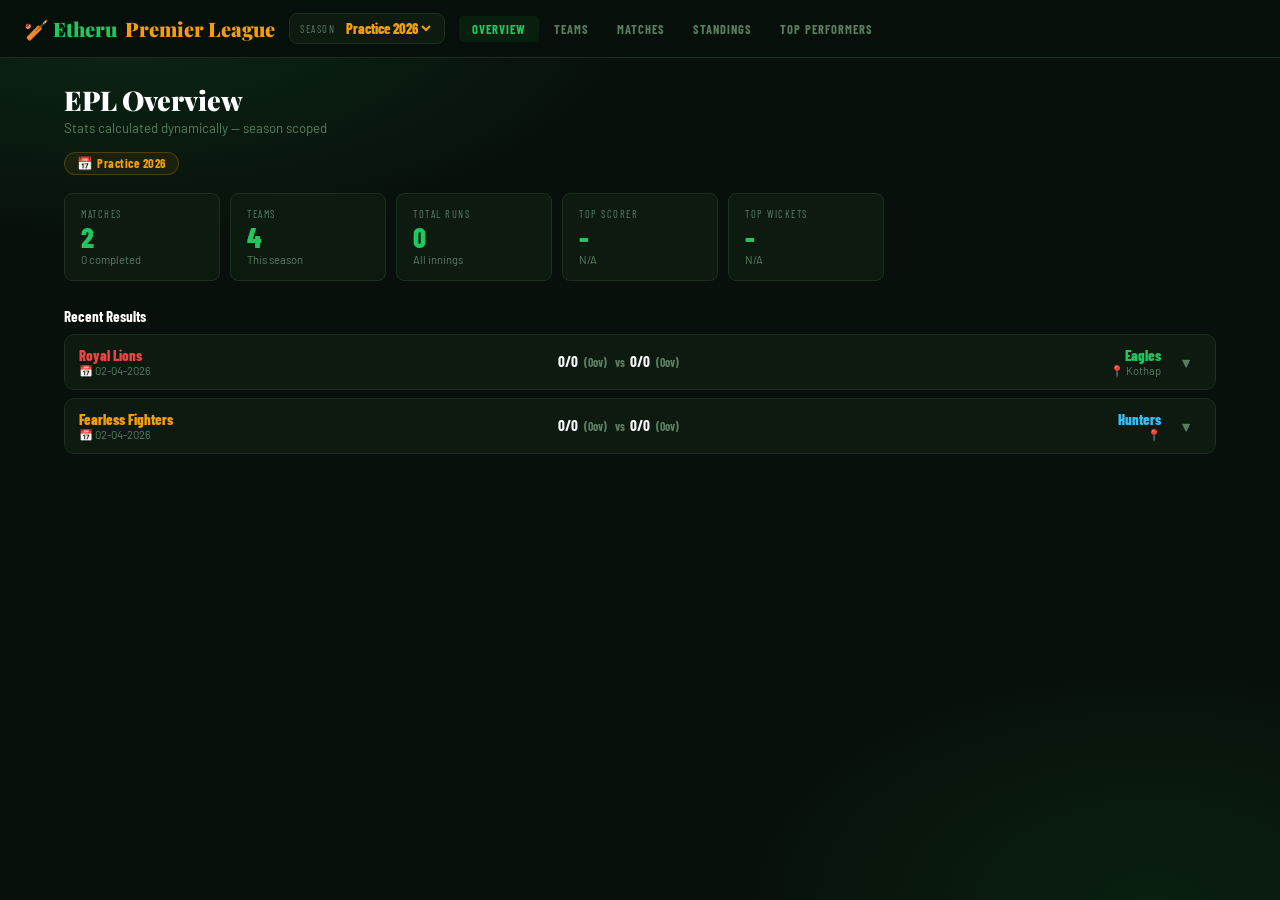
<file: epl.html>
<!doctype html>
<html lang="en">
  <head>
    <meta charset="UTF-8" />
    <meta name="viewport" content="width=device-width, initial-scale=1.0" />
    <title>EPL</title>
    <link
      href="https://fonts.googleapis.com/css2?family=Playfair+Display:wght@700;900&family=Barlow+Condensed:wght@400;600;700;800&family=Barlow:wght@400;500;600&display=swap"
      rel="stylesheet"
    />
    <link rel="stylesheet" href="web.css" />
  </head>
  <body>
    <header>
      <div class="logo">🏏 Etheru <em> Premier League</em></div>
      <div class="sel-wrap">
        <span class="sel-label">Season</span>
        <select id="season-select"></select>
      </div>
        <nav>
          <button class="nav-btn active" onclick="showPanel('overview')">
            Overview
          </button>
          <button class="nav-btn" onclick="showPanel('teams')">Teams</button>
                    <button class="nav-btn" onclick="showPanel('matches')">
            Matches
          </button>
          <button class="nav-btn" onclick="showPanel('standings')">
            Standings
          </button>
          <button class="nav-btn" onclick="showPanel('performers')">
            Top Performers
          </button>
        </nav>
  
    </header>

    <main>
      <div id="loading-state">
        <div class="spinner"></div>
        <div style="color: var(--muted); font-size: 0.88rem">
          Loading EPL data…
        </div>
      </div>
      <div id="error-state">
        <h2
          style="
            font-family: &quot;Playfair Display&quot;, serif;
            font-size: 1.4rem;
            margin-bottom: 0.5rem;
          "
        >
          ⚠️ Could not load data
        </h2>
        <p
          id="error-msg"
          style="color: var(--muted); font-size: 0.88rem; margin-top: 0.4rem"
        ></p>
        <p style="margin-top: 0.5rem; font-size: 0.78rem; color: var(--muted)">
          Using demo data as fallback.
        </p>
      </div>
      <div id="app" style="display: none">
        <div id="panel-overview" class="panel active">
          <div class="ptitle">EPL Overview</div>
          <div class="psub">Stats calculated dynamically — season scoped</div>
          <div id="ov-badge" class="s-badge"></div>
          <div id="ov-cards" class="ov-grid"></div>
          <div
            style="
              font-family: &quot;Barlow Condensed&quot;, sans-serif;
              font-weight: 700;
              font-size: 0.95rem;
              color: var(--white);
              margin-bottom: 0.6rem;
            "
          >
            Recent Results
          </div>
          <div id="ov-matches" class="ml"></div>
        </div>
        <div id="panel-standings" class="panel">
          <div class="ptitle">Points Table</div>
          <div class="psub">Click a team to expand player stats</div>
          <div id="st-badge" class="s-badge"></div>
          <div class="table-wrap">
            <table>
              <thead>
                <tr>
                  <th>#</th>
                  <th>Team</th>
                  <th class="c">P</th>
                  <th class="c">W</th>
                  <th class="c">L</th>
                  <th class="c">NR</th>
                  <th class="c">Pts</th>
                  <th class="c">NRR</th>
                  <th>Form</th>
                </tr>
              </thead>
              <tbody id="st-body"></tbody>
            </table>
          </div>
        </div>
        <div id="panel-matches" class="panel">
          <div class="ptitle">Matches</div>
          <div class="psub">Click a match to expand the full scorecard</div>
          <div id="ma-badge" class="s-badge"></div>
          <div id="ma-list" class="ml"></div>
        </div>
        <div id="panel-performers" class="panel">
          <div class="ptitle">Top Performers</div>
          <div class="psub">
            Season rankings auto-calculated from match data
          </div>
          <div id="pf-badge" class="s-badge"></div>
          <div id="pf-grid" class="pg"></div>
        </div>
        <div id="panel-teams" class="panel">
          <div class="ptitle">Teams</div>
          <div class="psub">Season rosters and aggregated stats</div>
          <div id="tm-badge" class="s-badge"></div>
          <div id="tm-list"></div>
        </div>
      </div>
    </main>

    <script>
      var LEAGUE = null;
      var CUR = null; // current season

      var COLORS = [
        "#22c55e",
        "#f59e0b",
        "#38bdf8",
        "#ef4444",
        "#a78bfa",
        "#fb923c",
        "#34d399",
        "#e879f9",
      ];
      var colorMap = {};
      function tc(name) {
        if (!colorMap[name])
          colorMap[name] = COLORS[Object.keys(colorMap).length % COLORS.length];
        return colorMap[name];
      }

      // ── FETCH ────────────────────────────────────────────────────
      async function loadData() {
        try {
          var r = await fetch("league.json");
          if (!r.ok) throw new Error("HTTP " + r.status);
          LEAGUE = await r.json();
        } catch (e) {
          document.getElementById("error-msg").textContent = e.message;
          document.getElementById("error-state").style.display = "block";
          // LEAGUE = sampleData();
        }
        init();
      }

      function init() {
        document.getElementById("loading-state").style.display = "none";
        document.getElementById("app").style.display = "block";

        // assign colors
        var names = {};
        LEAGUE.seasons.forEach(function (s) {
          s.matches.forEach(function (m) {
            names[m.team1] = 1;
            names[m.team2] = 1;
          });
        });
        Object.keys(names)
          .sort()
          .forEach(function (n) {
            tc(n);
          });

        // populate season dropdown — latest first
        var sel = document.getElementById("season-select");
        sel.innerHTML = "";
        var seasons = LEAGUE.seasons.slice().reverse();
        seasons.forEach(function (s, i) {
          var o = document.createElement("option");
          o.value = s.id;
          o.textContent = s.name;
          if (i === 0) o.selected = true;
          sel.appendChild(o);
        });
        sel.onchange = function () {
          CUR = LEAGUE.seasons.find(function (s) {
            return s.id === sel.value;
          });
          renderAll();
        };

        CUR = seasons[0]; // latest
        renderAll();
      }

      function renderAll() {
        renderOverview();
        renderStandings();
        renderMatches();
        renderPerformers();
        renderTeams();
      }

      // ── NAVIGATION ───────────────────────────────────────────────
      function showPanel(id) {
        document.querySelectorAll(".panel").forEach(function (p) {
          p.classList.remove("active");
        });
        document.querySelectorAll(".nav-btn").forEach(function (b) {
          b.classList.remove("active");
        });
        document.getElementById("panel-" + id).classList.add("active");
        document
          .querySelector(".nav-btn[onclick=\"showPanel('" + id + "')\"]")
          .classList.add("active");
      }

      function badge(id) {
        document.getElementById(id).textContent = "📅 " + CUR.name;
      }

      // ── ENGINE ───────────────────────────────────────────────────
      function SM() {
        return CUR.matches || [];
      }

      function seasonTeams() {
        var s = {};
        SM().forEach(function (m) {
          s[m.team1] = 1;
          s[m.team2] = 1;
        });
        return Object.keys(s).sort();
      }

      function playersForTeam(team) {
        var s = {};
        SM().forEach(function (m) {
          m.innings.forEach(function (inn) {
            if (inn.battingTeam === team) {
              inn.batting.forEach(function (b) {
                s[b.name] = 1;
              });
            } else {
              inn.bowling.forEach(function (b) {
                s[b.name] = 1;
              });
              (inn.fielding || []).forEach(function (f) {
                s[f.name] = 1;
              });
            }
          });
        });
        return Object.keys(s);
      }

      function batStats(name) {
        var inns = 0,
          runs = 0,
          balls = 0,
          fours = 0,
          sixes = 0,
          hs = 0,
          no = 0,
          f50 = 0,
          f100 = 0;
        SM().forEach(function (m) {
          m.innings.forEach(function (inn) {
            inn.batting.forEach(function (b) {
              if (b.name !== name) return;
              inns++;
              runs += b.runs;
              balls += b.balls;
              fours += b.fours;
              sixes += b.sixes;
              if (b.runs > hs) hs = b.runs;
              if (b.out === "not out") no++;
              if (b.runs >= 100) f100++;
              else if (b.runs >= 50) f50++;
            });
          });
        });
        var d = inns - no;
        return {
          inns: inns,
          runs: runs,
          balls: balls,
          fours: fours,
          sixes: sixes,
          hs: hs,
          f50: f50,
          f100: f100,
          avg: d > 0 ? (runs / d).toFixed(1) : runs > 0 ? "N/O" : "-",
          sr: balls > 0 ? ((runs / balls) * 100).toFixed(1) : "-",
        };
      }

      function bowlStats(name) {
        var inns = 0,
          ov = 0,
          runs = 0,
          wkts = 0,
          mai = 0,
          bW = 0,
          bR = 9999;
        SM().forEach(function (m) {
          m.innings.forEach(function (inn) {
            inn.bowling.forEach(function (b) {
              if (b.name !== name) return;
              inns++;
              ov += b.overs;
              runs += b.runs;
              wkts += b.wickets;
              mai += b.maidens;
              if (b.wickets > bW || (b.wickets === bW && b.runs < bR)) {
                bW = b.wickets;
                bR = b.runs;
              }
            });
          });
        });
        return {
          inns: inns,
          overs: ov.toFixed(1),
          runs: runs,
          wkts: wkts,
          maidens: mai,
          eco: ov > 0 ? (runs / ov).toFixed(2) : "-",
          avg: wkts > 0 ? (runs / wkts).toFixed(1) : "-",
          best: bW > 0 ? bW + "/" + bR : "-",
        };
      }

      function fldStats(name) {
        var c = 0,
          r = 0;
        SM().forEach(function (m) {
          m.innings.forEach(function (inn) {
            (inn.fielding || []).forEach(function (f) {
              if (f.name !== name) return;
              c += f.catches;
              r += f.runouts;
            });
          });
        });
        return { catches: c, runouts: r, total: c + r };
      }

      function standings() {
        var T = {};
        seasonTeams().forEach(function (t) {
          T[t] = {
            name: t,
            p: 0,
            w: 0,
            l: 0,
            nr: 0,
            pts: 0,
            rf: 0,
            ra: 0,
            of: 0,
            oa: 0,
            form: [],
          };
        });
        SM().forEach(function (m) {
          var t1 = T[m.team1],
            t2 = T[m.team2];
          if (!t1 || !t2) return;
          t1.p++;
          t2.p++;
          if (!m.winner) {
            t1.nr++;
            t2.nr++;
            t1.pts++;
            t2.pts++;
            t1.form.push("N");
            t2.form.push("N");
          } else if (m.winner === m.team1) {
            t1.w++;
            t1.pts += 2;
            t1.form.push("W");
            t2.l++;
            t2.form.push("L");
          } else {
            t2.w++;
            t2.pts += 2;
            t2.form.push("W");
            t1.l++;
            t1.form.push("L");
          }
          m.innings.forEach(function (inn) {
            var ov = inn.overs || 20;
            if (inn.battingTeam === m.team1) {
              t1.rf += inn.total;
              t1.of += ov;
              t2.ra += inn.total;
              t2.oa += ov;
            } else {
              t2.rf += inn.total;
              t2.of += ov;
              t1.ra += inn.total;
              t1.oa += ov;
            }
          });
        });
        return Object.values(T)
          .map(function (t) {
            var nrr =
              t.of > 0 && t.oa > 0
                ? (t.rf / t.of - t.ra / t.oa).toFixed(3)
                : "0.000";
            return Object.assign({}, t, { nrr: nrr });
          })
          .sort(function (a, b) {
            return b.pts - a.pts || parseFloat(b.nrr) - parseFloat(a.nrr);
          });
      }

      function topPerformers() {
        var bat = {},
          bow = {},
          fld = {};
        SM().forEach(function (m) {
          m.innings.forEach(function (inn) {
            var bowTeam = inn.battingTeam === m.team1 ? m.team2 : m.team1;
            inn.batting.forEach(function (b) {
              if (!bat[b.name])
                bat[b.name] = {
                  name: b.name,
                  team: inn.battingTeam,
                  runs: 0,
                  sixes: 0,
                };
              bat[b.name].runs += b.runs;
              bat[b.name].sixes += b.sixes;
            });
            inn.bowling.forEach(function (b) {
              if (!bow[b.name])
                bow[b.name] = {
                  name: b.name,
                  team: bowTeam,
                  wkts: 0,
                  runs: 0,
                  overs: 0,
                  inns: 0,
                };
              bow[b.name].wkts += b.wickets;
              bow[b.name].runs += b.runs;
              bow[b.name].overs += b.overs;
              bow[b.name].inns++;
            });
            (inn.fielding || []).forEach(function (f) {
              if (!fld[f.name])
                fld[f.name] = {
                  name: f.name,
                  team: bowTeam,
                  catches: 0,
                  ro: 0,
                };
              fld[f.name].catches += f.catches;
              fld[f.name].ro += f.runouts;
            });
          });
        });
        function top5(arr, key, asc) {
          return arr
            .slice()
            .sort(function (a, b) {
              return asc
                ? parseFloat(a[key]) - parseFloat(b[key])
                : parseFloat(b[key]) - parseFloat(a[key]);
            })
            .slice(0, 5);
        }
        var ba = Object.values(bat);
        var bw = Object.values(bow).map(function (p) {
          return Object.assign({}, p, {
            eco: p.overs > 0 ? (p.runs / p.overs).toFixed(2) : "99",
          });
        });
        var fl = Object.values(fld).map(function (p) {
          return Object.assign({}, p, { total: p.catches + p.ro });
        });
        return {
          runs: top5(ba, "runs", false),
          sixes: top5(ba, "sixes", false),
          wkts: top5(bw, "wkts", false),
          eco: top5(
            bw.filter(function (p) {
              return p.inns >= 2;
            }),
            "eco",
            true,
          ),
          field: top5(fl, "total", false),
        };
      }

      // ── MATCH CARD (DOM-based, no innerHTML for click targets) ───
      function buildMatchCard(m) {
        var wrap = document.createElement("div");
        wrap.className = "mc";

        // ── Header ──
        var hdr = document.createElement("div");
        hdr.className = "mc-h";

        var lft = document.createElement("div");
        var lTeam = document.createElement("div");
        lTeam.className = "mc-team mc-l";
        lTeam.style.color = tc(m.team1);
        lTeam.textContent = m.team1;
        var lDate = document.createElement("div");
        lDate.className = "mc-meta";
        lDate.textContent = "📅 " + m.date;
        lft.appendChild(lTeam);
        lft.appendChild(lDate);

        var ctr = document.createElement("div");
        ctr.className = "mc-c";
        var scoresDiv = document.createElement("div");
        scoresDiv.className = "mc-scores";
        m.innings.forEach(function (inn, i) {
          if (i > 0) {
            var sep = document.createElement("small");
            sep.textContent = " vs ";
            scoresDiv.appendChild(sep);
          }
          scoresDiv.appendChild(
            document.createTextNode(inn.total + "/" + inn.wickets + " "),
          );
          var sm = document.createElement("small");
          sm.textContent = "(" + inn.overs + "ov)";
          scoresDiv.appendChild(sm);
        });
        var resDiv = document.createElement("div");
        resDiv.className = "mc-result";
        resDiv.textContent = m.result;
        ctr.appendChild(scoresDiv);
        ctr.appendChild(resDiv);

        var rgt = document.createElement("div");
        rgt.style.textAlign = "right";
        var rTeam = document.createElement("div");
        rTeam.className = "mc-team mc-r";
        rTeam.style.color = tc(m.team2);
        rTeam.textContent = m.team2;
        var rVenue = document.createElement("div");
        rVenue.className = "mc-meta";
        rVenue.textContent = "📍 " + (m.venue || "");
        rgt.appendChild(rTeam);
        rgt.appendChild(rVenue);

        var tog = document.createElement("div");
        tog.className = "mc-tog";
        tog.textContent = "▼";

        hdr.appendChild(lft);
        hdr.appendChild(ctr);
        hdr.appendChild(rgt);
        hdr.appendChild(tog);

        // ── Body ──
        var body = document.createElement("div");
        body.className = "mc-body";

        // ── Click handler — directly on hdr element ──
        hdr.addEventListener("click", function () {
          if (!body.hasChildNodes()) {
            body.appendChild(buildMatchBody(m));
          }
          var open = body.classList.toggle("open");
          tog.textContent = open ? "▲" : "▼";
        });

        wrap.appendChild(hdr);
        wrap.appendChild(body);
        return wrap;
      }

      function buildMatchBody(m) {
        var inner = document.createElement("div");
        inner.className = "mc-inner";

        if (!m.innings || !m.innings.length) {
          inner.innerHTML = '<div class="empty">No scorecard data</div>';
          return inner;
        }

        var tabBar = document.createElement("div");
        tabBar.className = "itabs";

        var allPanes = [];

        function activatePane(pane, btn) {
          allPanes.forEach(function (p) {
            p.classList.remove("active");
          });
          tabBar.querySelectorAll(".itab").forEach(function (b) {
            b.classList.remove("active");
          });
          pane.classList.add("active");
          btn.classList.add("active");
        }

        m.innings.forEach(function (inn, i) {
          var btn = document.createElement("button");
          btn.className = "itab" + (i === 0 ? " active" : "");
          btn.textContent = inn.battingTeam + " Inn " + (i + 1);

          var pane = document.createElement("div");
          pane.className = "itab-b" + (i === 0 ? " active" : "");
          pane.innerHTML = buildInningsHTML(inn);

          allPanes.push(pane);
          btn.addEventListener("click", function () {
            activatePane(pane, btn);
          });
          tabBar.appendChild(btn);
          inner.appendChild(pane);
        });

        // Highlights tab
        var hlBtn = document.createElement("button");
        hlBtn.className = "itab";
        hlBtn.textContent = "✨ Highlights";
        var hlPane = document.createElement("div");
        hlPane.className = "itab-b";
        hlPane.innerHTML = buildHighlightsHTML(m);
        allPanes.push(hlPane);
        hlBtn.addEventListener("click", function () {
          activatePane(hlPane, hlBtn);
        });
        tabBar.appendChild(hlBtn);
        inner.appendChild(hlPane);

        // Insert tabBar at the top
        inner.insertBefore(tabBar, inner.firstChild);
        return inner;
      }

      function buildInningsHTML(inn) {
        var h =
          '<div class="inn-h"><div class="inn-team">' +
          inn.battingTeam +
          "</div>" +
          '<div class="inn-total">' +
          inn.total +
          "/" +
          inn.wickets +
          " (" +
          inn.overs +
          " ov)</div></div>";

        h +=
          '<div class="subh">Batting</div><div class="mwrap"><table class="mt"><thead><tr>' +
          "<th>Batter</th><th>R</th><th>B</th><th>4s</th><th>6s</th><th>SR</th><th>Dismissal</th>" +
          "</tr></thead><tbody>";
        inn.batting.forEach(function (b) {
          var sr = b.balls > 0 ? ((b.runs / b.balls) * 100).toFixed(1) : "-";
          var no = b.out === "not out";
          h +=
            "<tr>" +
            "<td" +
            (no ? ' style="color:var(--green)"' : "") +
            ">" +
            b.name +
            (no ? " *" : "") +
            "</td>" +
            '<td style="font-weight:700;color:' +
            (b.runs >= 50 ? "var(--gold)" : "inherit") +
            '">' +
            b.runs +
            "</td>" +
            "<td>" +
            b.balls +
            "</td><td>" +
            b.fours +
            "</td><td>" +
            b.sixes +
            "</td><td>" +
            sr +
            "</td>" +
            '<td style="color:var(--muted);font-size:.74rem">' +
            b.out +
            "</td>" +
            "</tr>";
        });
        h += "</tbody></table></div>";

        h +=
          '<div class="subh">Bowling</div><div class="mwrap"><table class="mt"><thead><tr>' +
          "<th>Bowler</th><th>O</th><th>M</th><th>R</th><th>W</th><th>Eco</th>" +
          "</tr></thead><tbody>";
        inn.bowling.forEach(function (b) {
          h +=
            "<tr><td>" +
            b.name +
            "</td><td>" +
            b.overs +
            "</td><td>" +
            b.maidens +
            "</td>" +
            "<td>" +
            b.runs +
            "</td>" +
            '<td style="font-weight:700;color:' +
            (b.wickets >= 3 ? "var(--green)" : "inherit") +
            '">' +
            b.wickets +
            "</td>" +
            "<td>" +
            b.economy +
            "</td></tr>";
        });
        h += "</tbody></table></div>";

        if (inn.fielding && inn.fielding.length) {
          h +=
            '<div class="subh">Fielding</div><div class="mwrap"><table class="mt"><thead><tr>' +
            "<th>Fielder</th><th>Catches</th><th>Run Outs</th></tr></thead><tbody>";
          inn.fielding.forEach(function (f) {
            h +=
              "<tr><td>" +
              f.name +
              "</td><td>" +
              f.catches +
              "</td><td>" +
              f.runouts +
              "</td></tr>";
          });
          h += "</tbody></table></div>";
        }
        return h;
      }

      function buildHighlightsHTML(m) {
        var chips = [];
        m.innings.forEach(function (inn) {
          inn.batting.forEach(function (b) {
            if (b.runs >= 100)
              chips.push({
                g: true,
                t: "💯 Century",
                s: b.name + " — " + b.runs + " (" + b.balls + "b)",
              });
            else if (b.runs >= 50)
              chips.push({
                g: true,
                t: "⭐ Fifty",
                s: b.name + " — " + b.runs + " (" + b.balls + "b)",
              });
            if (b.sixes >= 3)
              chips.push({
                g: false,
                t: "💥 " + b.sixes + " Sixes",
                s: b.name,
              });
          });
          inn.bowling.forEach(function (b) {
            if (b.wickets >= 3)
              chips.push({
                g: true,
                t: "🎯 " + b.wickets + "-for",
                s: b.name + " " + b.wickets + "/" + b.runs,
              });
            if (b.maidens >= 1)
              chips.push({ g: false, t: "🔒 Maiden", s: b.name });
          });
        });
        if (!chips.length) chips.push({ g: false, t: "Result", s: m.result });
        var h = '<div class="subh">Match Highlights</div><div class="hlg">';
        chips.forEach(function (c) {
          h +=
            '<div class="chip' +
            (c.g ? " gold" : "") +
            '"><strong>' +
            c.t +
            ":</strong> " +
            c.s +
            "</div>";
        });
        h +=
          '</div><div style="color:var(--muted);font-size:.78rem">' +
          '🏟️ <strong style="color:var(--text)">' +
          (m.venue || "—") +
          "</strong> &nbsp;|&nbsp; " +
          '🎲 Toss: <strong style="color:var(--text)">' +
          (m.toss || "—") +
          "</strong> elected to " +
          '<strong style="color:var(--text)">' +
          (m.elected || "—") +
          "</strong></div>";
        return h;
      }

      // ── RENDER OVERVIEW ──────────────────────────────────────────
      function renderOverview() {
        badge("ov-badge");
        var ms = SM();
        var done = ms.filter(function (m) {
          return m.winner;
        });
        var runs = ms.reduce(function (a, m) {
          return (
            a +
            m.innings.reduce(function (b, i) {
              return b + i.total;
            }, 0)
          );
        }, 0);
        var pf = topPerformers();
        var cards = [
          { l: "Matches", v: ms.length, s: done.length + " completed" },
          { l: "Teams", v: seasonTeams().length, s: "This season" },
          { l: "Total Runs", v: runs.toLocaleString(), s: "All innings" },
          {
            l: "Top Scorer",
            v: pf.runs[0] ? pf.runs[0].runs : "-",
            s: pf.runs[0] ? pf.runs[0].name : "N/A",
          },
          {
            l: "Top Wickets",
            v: pf.wkts[0] ? pf.wkts[0].wkts : "-",
            s: pf.wkts[0] ? pf.wkts[0].name : "N/A",
          },
        ];
        document.getElementById("ov-cards").innerHTML = cards
          .map(function (c) {
            return (
              '<div class="ov-card"><div class="ov-label">' +
              c.l +
              '</div><div class="ov-val">' +
              c.v +
              '</div><div class="ov-sub">' +
              c.s +
              "</div></div>"
            );
          })
          .join("");

        var recent = ms
          .slice()
          .sort(function (a, b) {
            return new Date(b.date) - new Date(a.date);
          })
          .slice(0, 5);
        var ovEl = document.getElementById("ov-matches");
        ovEl.innerHTML = "";
        if (!recent.length) {
          ovEl.innerHTML = '<div class="empty">No matches</div>';
        } else {
          recent.forEach(function (m) {
            ovEl.appendChild(buildMatchCard(m));
          });
        }
      }

      // ── RENDER STANDINGS ─────────────────────────────────────────
      function renderStandings() {
        badge("st-badge");
        var rows = standings();
        var html = "";
        rows.forEach(function (t, i) {
          var clr = tc(t.name);
          var rc = i === 0 ? "g" : i === 1 ? "s" : i === 2 ? "b" : "";
          var form = t.form
            .slice(-5)
            .map(function (r) {
              return (
                '<div class="fd fd-' +
                (r === "W" ? "w" : r === "L" ? "l" : "n") +
                '">' +
                r +
                "</div>"
              );
            })
            .join("");
          var nn = parseFloat(t.nrr);
          var nrr =
            nn >= 0
              ? '<span class="nrr-p">+' + Math.abs(nn).toFixed(3) + "</span>"
              : '<span class="nrr-n">-' + Math.abs(nn).toFixed(3) + "</span>";
          var k = t.name.replace(/\s+/g, "-");
          html +=
            "<tr>" +
            '<td><span class="rbadge ' +
            rc +
            '">' +
            (i + 1) +
            "</span></td>" +
            '<td><div class="cteam" onclick="togTeamExp(\'' +
            t.name +
            "')\">" +
            '<span class="tdot" style="background:' +
            clr +
            '"></span>' +
            '<span class="tn">' +
            t.name +
            "</span>" +
            '<span style="font-size:.68rem;color:var(--muted)">▼</span></div></td>' +
            '<td class="c">' +
            t.p +
            '</td><td class="c">' +
            t.w +
            "</td>" +
            '<td class="c">' +
            t.l +
            '</td><td class="c">' +
            t.nr +
            "</td>" +
            '<td class="c pts">' +
            t.pts +
            '</td><td class="c">' +
            nrr +
            "</td>" +
            '<td><div class="form-dots">' +
            form +
            "</div></td>" +
            "</tr>" +
            '<tr class="texp-row"><td colspan="9">' +
            '<div class="texp-inner" id="exp-in-' +
            k +
            '"></div>' +
            "</td></tr>";
        });
        document.getElementById("st-body").innerHTML =
          html || '<tr><td colspan="9" class="empty">No data</td></tr>';
      }

      function togTeamExp(name) {
        var k = name.replace(/\s+/g, "-");
        var el = document.getElementById("exp-in-" + k);
        if (!el) return;
        var open = el.classList.contains("open");
        document.querySelectorAll(".texp-inner.open").forEach(function (e) {
          e.classList.remove("open");
        });
        if (open) return;
        el.innerHTML = teamTabsHTML(name, k);
        el.classList.add("open");
      }

      function teamTabsHTML(name, k) {
        return (
          '<div class="etabs">' +
          '<button class="etab active" onclick="swETab(\'' +
          k +
          "','bat',this)\">🏏 Batting</button>" +
          '<button class="etab" onclick="swETab(\'' +
          k +
          "','bowl',this)\">🎯 Bowling</button>" +
          '<button class="etab" onclick="swETab(\'' +
          k +
          "','fld',this)\">🧤 Fielding</button>" +
          "</div>" +
          '<div id="et-' +
          k +
          '-bat" class="etab-c active">' +
          batTable(name) +
          "</div>" +
          '<div id="et-' +
          k +
          '-bowl" class="etab-c">' +
          bowlTable(name) +
          "</div>" +
          '<div id="et-' +
          k +
          '-fld" class="etab-c">' +
          fldTable(name) +
          "</div>"
        );
      }

      function swETab(k, tab, btn) {
        var root = btn.closest(".texp-inner, .tcard-b");
        root.querySelectorAll(".etab").forEach(function (b) {
          b.classList.remove("active");
        });
        btn.classList.add("active");
        ["bat", "bowl", "fld"].forEach(function (t) {
          var el = document.getElementById("et-" + k + "-" + t);
          if (el) el.classList.toggle("active", t === tab);
        });
      }

      function batTable(name) {
        var rows = playersForTeam(name)
          .map(function (p) {
            var s = batStats(p);
            if (s.inns === 0) return "";
            return (
              "<tr><td>" +
              p +
              "</td><td>" +
              s.inns +
              "</td><td>" +
              s.runs +
              "</td><td>" +
              s.hs +
              "</td>" +
              "<td>" +
              s.avg +
              "</td><td>" +
              s.sr +
              "</td><td>" +
              s.f50 +
              "</td><td>" +
              s.f100 +
              "</td>" +
              "<td>" +
              s.fours +
              "</td><td>" +
              s.sixes +
              "</td></tr>"
            );
          })
          .join("");
        return (
          '<div class="mwrap"><table class="mt"><thead><tr>' +
          "<th>Player</th><th>Inn</th><th>Runs</th><th>HS</th><th>Avg</th><th>SR</th>" +
          "<th>50s</th><th>100s</th><th>4s</th><th>6s</th>" +
          "</tr></thead><tbody>" +
          (rows || '<tr><td colspan="10" class="empty">No data</td></tr>') +
          "</tbody></table></div>"
        );
      }

      function bowlTable(name) {
        var rows = playersForTeam(name)
          .map(function (p) {
            var s = bowlStats(p);
            if (s.inns === 0) return "";
            return (
              "<tr><td>" +
              p +
              "</td><td>" +
              s.inns +
              "</td><td>" +
              s.overs +
              "</td><td>" +
              s.maidens +
              "</td>" +
              "<td>" +
              s.runs +
              "</td><td>" +
              s.wkts +
              "</td><td>" +
              s.eco +
              "</td><td>" +
              s.avg +
              "</td><td>" +
              s.best +
              "</td></tr>"
            );
          })
          .join("");
        return (
          '<div class="mwrap"><table class="mt"><thead><tr>' +
          "<th>Player</th><th>Inn</th><th>Ov</th><th>M</th><th>Runs</th><th>Wkts</th><th>Eco</th><th>Avg</th><th>Best</th>" +
          "</tr></thead><tbody>" +
          (rows || '<tr><td colspan="9" class="empty">No data</td></tr>') +
          "</tbody></table></div>"
        );
      }

      function fldTable(name) {
        var rows = playersForTeam(name)
          .map(function (p) {
            var s = fldStats(p);
            if (s.total === 0) return "";
            return (
              "<tr><td>" +
              p +
              "</td><td>" +
              s.catches +
              "</td><td>" +
              s.runouts +
              "</td><td>" +
              s.total +
              "</td></tr>"
            );
          })
          .join("");
        return (
          '<div class="mwrap"><table class="mt"><thead><tr>' +
          "<th>Player</th><th>Catches</th><th>Run Outs</th><th>Total</th>" +
          "</tr></thead><tbody>" +
          (rows || '<tr><td colspan="4" class="empty">No data</td></tr>') +
          "</tbody></table></div>"
        );
      }

      // ── RENDER MATCHES ───────────────────────────────────────────
      function renderMatches() {
        badge("ma-badge");
        var el = document.getElementById("ma-list");
        el.innerHTML = "";
        var ms = SM()
          .slice()
          .sort(function (a, b) {
            return new Date(b.date) - new Date(a.date);
          });
        if (!ms.length) {
          el.innerHTML = '<div class="empty">No matches this season</div>';
          return;
        }
        ms.forEach(function (m) {
          el.appendChild(buildMatchCard(m));
        });
      }

      // ── RENDER PERFORMERS ────────────────────────────────────────
      function renderPerformers() {
        badge("pf-badge");
        var pf = topPerformers();
        var secs = [
          { title: "🏏 Most Runs", data: pf.runs, key: "runs", gold: false },
          { title: "🎯 Most Wickets", data: pf.wkts, key: "wkts", gold: true },
          { title: "💥 Most Sixes", data: pf.sixes, key: "sixes", gold: false },
          {
            title: "🔒 Best Economy",
            data: pf.eco,
            key: "eco",
            gold: false,
            asc: true,
          },
          {
            title: "🧤 Best Fielders",
            data: pf.field,
            key: "total",
            gold: false,
          },
        ];
        document.getElementById("pf-grid").innerHTML = secs
          .map(function (s) {
            var mx =
              Math.max.apply(
                null,
                s.data.map(function (p) {
                  return parseFloat(p[s.key]) || 0;
                }),
              ) || 1;
            return (
              '<div class="pc"><div class="pc-title">' +
              s.title +
              '</div><div class="pl">' +
              s.data
                .map(function (p, i) {
                  var v = p[s.key];
                  var pct = s.asc
                    ? (1 - parseFloat(v) / mx) * 100
                    : (parseFloat(v) / mx) * 100;
                  return (
                    '<div class="pr">' +
                    '<div class="prk">' +
                    (i + 1) +
                    "</div>" +
                    '<div class="pi"><div class="pn">' +
                    p.name +
                    '</div><div class="pt2">' +
                    (p.team || "") +
                    "</div></div>" +
                    '<div class="pbb"><div class="pb" style="width:' +
                    Math.max(pct, 4) +
                    '%"></div></div>' +
                    '<div class="pv' +
                    (s.gold ? " gold" : "") +
                    '">' +
                    v +
                    "</div>" +
                    "</div>"
                  );
                })
                .join("") +
              "</div></div>"
            );
          })
          .join("");
      }

      // ── RENDER TEAMS ─────────────────────────────────────────────
      function renderTeams() {
        badge("tm-badge");
        var teams = seasonTeams();
        var html = "";
        teams.forEach(function (t) {
          var k = t.replace(/\s+/g, "-");
          var clr = tc(t);
          var ms = SM().filter(function (m) {
            return m.team1 === t || m.team2 === t;
          });
          var wins = ms.filter(function (m) {
            return m.winner === t;
          }).length;
          var pl = playersForTeam(t);
          html +=
            '<div class="tcard" style="border-left:4px solid ' +
            clr +
            '">' +
            '<div class="tcard-h" onclick="togTC(\'' +
            k +
            "')\">" +
            '<span class="tdot" style="background:' +
            clr +
            ';width:11px;height:11px"></span>' +
            '<div style="flex:1"><div style="font-family:\'Barlow Condensed\',sans-serif;font-weight:800;font-size:1rem;color:var(--white)" class="tn">' +
            t +
            "</div>" +
            '<div style="font-size:.72rem;color:var(--muted)">' +
            pl.length +
            " players · " +
            ms.length +
            " matches · " +
            wins +
            " wins</div></div>" +
            '<span class="chevron" id="tchev-' +
            k +
            '">▼</span>' +
            "</div>" +
            '<div class="tcard-b" id="tcb-' +
            k +
            '">' +
            '<div class="etabs">' +
            '<button class="etab active" onclick="swETab(\'' +
            k +
            "','bat',this)\">🏏 Batting</button>" +
            '<button class="etab" onclick="swETab(\'' +
            k +
            "','bowl',this)\">🎯 Bowling</button>" +
            '<button class="etab" onclick="swETab(\'' +
            k +
            "','fld',this)\">🧤 Fielding</button>" +
            "</div>" +
            '<div id="et-' +
            k +
            '-bat" class="etab-c active">' +
            batTable(t) +
            "</div>" +
            '<div id="et-' +
            k +
            '-bowl" class="etab-c">' +
            bowlTable(t) +
            "</div>" +
            '<div id="et-' +
            k +
            '-fld" class="etab-c">' +
            fldTable(t) +
            "</div>" +
            "</div></div>";
        });
        document.getElementById("tm-list").innerHTML =
          html || '<div class="empty">No teams</div>';
      }

      function togTC(k) {
        var b = document.getElementById("tcb-" + k);
        var c = document.getElementById("tchev-" + k);
        var open = b.classList.toggle("open");
        c.classList.toggle("open", open);
      }

      // ── SAMPLE DATA ──────────────────────────────────────────────
      function sampleData() {
        return {
          name: "Premier Cricket League",
          seasons: [
            {
              id: "S2023",
              name: "Season 2023",
              matches: [
                {
                  id: "M001",
                  date: "2023-04-10",
                  venue: "Green Park Stadium",
                  team1: "Royal Strikers",
                  team2: "Thunder Eagles",
                  toss: "Royal Strikers",
                  elected: "bat",
                  result: "Royal Strikers won by 34 runs",
                  winner: "Royal Strikers",
                  innings: [
                    {
                      battingTeam: "Royal Strikers",
                      total: 187,
                      wickets: 6,
                      overs: 20,
                      batting: [
                        {
                          name: "Arjun Sharma",
                          runs: 72,
                          balls: 48,
                          fours: 8,
                          sixes: 3,
                          out: "c Thompson b Malik",
                        },
                        {
                          name: "Rohan Patel",
                          runs: 45,
                          balls: 35,
                          fours: 5,
                          sixes: 1,
                          out: "b Malik",
                        },
                        {
                          name: "Dev Singh",
                          runs: 30,
                          balls: 22,
                          fours: 3,
                          sixes: 1,
                          out: "run out (Jones)",
                        },
                        {
                          name: "Kiran Mehta",
                          runs: 18,
                          balls: 14,
                          fours: 2,
                          sixes: 0,
                          out: "c Jones b Ali",
                        },
                        {
                          name: "Priya Kapoor",
                          runs: 12,
                          balls: 9,
                          fours: 1,
                          sixes: 0,
                          out: "not out",
                        },
                        {
                          name: "Suresh Kumar",
                          runs: 5,
                          balls: 4,
                          fours: 0,
                          sixes: 0,
                          out: "b Ali",
                        },
                        {
                          name: "Vikram Nair",
                          runs: 5,
                          balls: 3,
                          fours: 0,
                          sixes: 1,
                          out: "not out",
                        },
                      ],
                      bowling: [
                        {
                          name: "Malik Hassan",
                          overs: 4,
                          maidens: 0,
                          runs: 38,
                          wickets: 2,
                          economy: 9.5,
                        },
                        {
                          name: "James Ali",
                          overs: 4,
                          maidens: 0,
                          runs: 32,
                          wickets: 2,
                          economy: 8.0,
                        },
                        {
                          name: "Tom Jones",
                          overs: 4,
                          maidens: 0,
                          runs: 40,
                          wickets: 0,
                          economy: 10.0,
                        },
                        {
                          name: "Chris Thompson",
                          overs: 4,
                          maidens: 1,
                          runs: 35,
                          wickets: 1,
                          economy: 8.75,
                        },
                        {
                          name: "Sam Wright",
                          overs: 4,
                          maidens: 0,
                          runs: 42,
                          wickets: 1,
                          economy: 10.5,
                        },
                      ],
                      fielding: [
                        { name: "Chris Thompson", catches: 1, runouts: 0 },
                        { name: "Tom Jones", catches: 0, runouts: 1 },
                      ],
                    },
                    {
                      battingTeam: "Thunder Eagles",
                      total: 153,
                      wickets: 10,
                      overs: 19.2,
                      batting: [
                        {
                          name: "Malik Hassan",
                          runs: 43,
                          balls: 32,
                          fours: 4,
                          sixes: 2,
                          out: "c Sharma b Kumar",
                        },
                        {
                          name: "James Ali",
                          runs: 35,
                          balls: 28,
                          fours: 4,
                          sixes: 1,
                          out: "b Nair",
                        },
                        {
                          name: "Tom Jones",
                          runs: 22,
                          balls: 20,
                          fours: 2,
                          sixes: 0,
                          out: "b Kapoor",
                        },
                        {
                          name: "Chris Thompson",
                          runs: 18,
                          balls: 15,
                          fours: 1,
                          sixes: 0,
                          out: "c Patel b Singh",
                        },
                        {
                          name: "Sam Wright",
                          runs: 14,
                          balls: 12,
                          fours: 1,
                          sixes: 0,
                          out: "b Kumar",
                        },
                        {
                          name: "Ben Clarke",
                          runs: 10,
                          balls: 9,
                          fours: 1,
                          sixes: 0,
                          out: "run out (Mehta)",
                        },
                        {
                          name: "Ryan Foster",
                          runs: 5,
                          balls: 6,
                          fours: 0,
                          sixes: 0,
                          out: "b Nair",
                        },
                      ],
                      bowling: [
                        {
                          name: "Suresh Kumar",
                          overs: 4,
                          maidens: 0,
                          runs: 28,
                          wickets: 2,
                          economy: 7.0,
                        },
                        {
                          name: "Vikram Nair",
                          overs: 3.2,
                          maidens: 0,
                          runs: 25,
                          wickets: 2,
                          economy: 7.5,
                        },
                        {
                          name: "Priya Kapoor",
                          overs: 4,
                          maidens: 0,
                          runs: 35,
                          wickets: 2,
                          economy: 8.75,
                        },
                        {
                          name: "Dev Singh",
                          overs: 4,
                          maidens: 0,
                          runs: 30,
                          wickets: 2,
                          economy: 7.5,
                        },
                        {
                          name: "Kiran Mehta",
                          overs: 4,
                          maidens: 1,
                          runs: 35,
                          wickets: 1,
                          economy: 8.75,
                        },
                      ],
                      fielding: [
                        { name: "Arjun Sharma", catches: 2, runouts: 0 },
                        { name: "Rohan Patel", catches: 1, runouts: 0 },
                      ],
                    },
                  ],
                },
                {
                  id: "M002",
                  date: "2023-04-17",
                  venue: "Eden Sports Ground",
                  team1: "Lightning Lions",
                  team2: "Storm Warriors",
                  toss: "Storm Warriors",
                  elected: "field",
                  result: "Lightning Lions won by 5 wickets",
                  winner: "Lightning Lions",
                  innings: [
                    {
                      battingTeam: "Storm Warriors",
                      total: 164,
                      wickets: 9,
                      overs: 20,
                      batting: [
                        {
                          name: "Raj Kumar",
                          runs: 55,
                          balls: 42,
                          fours: 6,
                          sixes: 2,
                          out: "b Fernandez",
                        },
                        {
                          name: "Amir Shah",
                          runs: 40,
                          balls: 33,
                          fours: 4,
                          sixes: 1,
                          out: "c Diaz b Vega",
                        },
                        {
                          name: "Hassan Ali",
                          runs: 28,
                          balls: 24,
                          fours: 3,
                          sixes: 0,
                          out: "b Fernandez",
                        },
                        {
                          name: "Bilal Ahmed",
                          runs: 18,
                          balls: 14,
                          fours: 2,
                          sixes: 0,
                          out: "c Rossi b Diaz",
                        },
                        {
                          name: "Omar Sheikh",
                          runs: 10,
                          balls: 9,
                          fours: 1,
                          sixes: 0,
                          out: "b Vega",
                        },
                      ],
                      bowling: [
                        {
                          name: "Carlos Fernandez",
                          overs: 4,
                          maidens: 0,
                          runs: 30,
                          wickets: 2,
                          economy: 7.5,
                        },
                        {
                          name: "Miguel Vega",
                          overs: 4,
                          maidens: 0,
                          runs: 35,
                          wickets: 2,
                          economy: 8.75,
                        },
                        {
                          name: "Luis Diaz",
                          overs: 4,
                          maidens: 0,
                          runs: 40,
                          wickets: 2,
                          economy: 10.0,
                        },
                        {
                          name: "Marco Rossi",
                          overs: 4,
                          maidens: 1,
                          runs: 30,
                          wickets: 1,
                          economy: 7.5,
                        },
                        {
                          name: "Ivan Petrov",
                          overs: 4,
                          maidens: 0,
                          runs: 29,
                          wickets: 1,
                          economy: 7.25,
                        },
                      ],
                      fielding: [
                        { name: "Luis Diaz", catches: 1, runouts: 0 },
                        { name: "Marco Rossi", catches: 1, runouts: 0 },
                      ],
                    },
                    {
                      battingTeam: "Lightning Lions",
                      total: 165,
                      wickets: 5,
                      overs: 18.4,
                      batting: [
                        {
                          name: "Carlos Fernandez",
                          runs: 60,
                          balls: 44,
                          fours: 7,
                          sixes: 2,
                          out: "b Shah",
                        },
                        {
                          name: "Miguel Vega",
                          runs: 38,
                          balls: 30,
                          fours: 4,
                          sixes: 1,
                          out: "c Kumar b Ali",
                        },
                        {
                          name: "Marco Rossi",
                          runs: 28,
                          balls: 22,
                          fours: 3,
                          sixes: 0,
                          out: "b Iqbal",
                        },
                        {
                          name: "Luis Diaz",
                          runs: 22,
                          balls: 16,
                          fours: 2,
                          sixes: 1,
                          out: "not out",
                        },
                        {
                          name: "Ivan Petrov",
                          runs: 10,
                          balls: 8,
                          fours: 1,
                          sixes: 0,
                          out: "b Ali",
                        },
                      ],
                      bowling: [
                        {
                          name: "Amir Shah",
                          overs: 4,
                          maidens: 0,
                          runs: 35,
                          wickets: 1,
                          economy: 8.75,
                        },
                        {
                          name: "Hassan Ali",
                          overs: 3.4,
                          maidens: 0,
                          runs: 30,
                          wickets: 2,
                          economy: 8.18,
                        },
                        {
                          name: "Farhan Iqbal",
                          overs: 4,
                          maidens: 0,
                          runs: 38,
                          wickets: 1,
                          economy: 9.5,
                        },
                      ],
                      fielding: [{ name: "Raj Kumar", catches: 1, runouts: 0 }],
                    },
                  ],
                },
                {
                  id: "M003",
                  date: "2023-05-01",
                  venue: "City Arena",
                  team1: "Thunder Eagles",
                  team2: "Storm Warriors",
                  toss: "Thunder Eagles",
                  elected: "bat",
                  result: "No result (Rain)",
                  winner: null,
                  innings: [
                    {
                      battingTeam: "Thunder Eagles",
                      total: 95,
                      wickets: 3,
                      overs: 10,
                      batting: [
                        {
                          name: "Malik Hassan",
                          runs: 38,
                          balls: 28,
                          fours: 4,
                          sixes: 1,
                          out: "c Shah b Kumar",
                        },
                        {
                          name: "James Ali",
                          runs: 25,
                          balls: 20,
                          fours: 3,
                          sixes: 0,
                          out: "b Iqbal",
                        },
                        {
                          name: "Tom Jones",
                          runs: 20,
                          balls: 15,
                          fours: 2,
                          sixes: 0,
                          out: "not out",
                        },
                        {
                          name: "Chris Thompson",
                          runs: 12,
                          balls: 9,
                          fours: 1,
                          sixes: 0,
                          out: "not out",
                        },
                      ],
                      bowling: [
                        {
                          name: "Raj Kumar",
                          overs: 4,
                          maidens: 0,
                          runs: 32,
                          wickets: 1,
                          economy: 8.0,
                        },
                        {
                          name: "Farhan Iqbal",
                          overs: 3,
                          maidens: 0,
                          runs: 28,
                          wickets: 1,
                          economy: 9.33,
                        },
                        {
                          name: "Amir Shah",
                          overs: 3,
                          maidens: 0,
                          runs: 35,
                          wickets: 1,
                          economy: 11.67,
                        },
                      ],
                      fielding: [{ name: "Amir Shah", catches: 1, runouts: 0 }],
                    },
                  ],
                },
              ],
            },
            {
              id: "S2024",
              name: "Season 2024",
              matches: [
                {
                  id: "M004",
                  date: "2024-03-15",
                  venue: "National Stadium",
                  team1: "Royal Strikers",
                  team2: "Storm Warriors",
                  toss: "Storm Warriors",
                  elected: "field",
                  result: "Royal Strikers won by 8 wickets",
                  winner: "Royal Strikers",
                  innings: [
                    {
                      battingTeam: "Storm Warriors",
                      total: 142,
                      wickets: 10,
                      overs: 18.3,
                      batting: [
                        {
                          name: "Raj Kumar",
                          runs: 48,
                          balls: 38,
                          fours: 5,
                          sixes: 1,
                          out: "c Sharma b Kumar",
                        },
                        {
                          name: "Amir Shah",
                          runs: 32,
                          balls: 28,
                          fours: 3,
                          sixes: 0,
                          out: "b Nair",
                        },
                        {
                          name: "Hassan Ali",
                          runs: 22,
                          balls: 20,
                          fours: 2,
                          sixes: 0,
                          out: "b Kapoor",
                        },
                        {
                          name: "Bilal Ahmed",
                          runs: 18,
                          balls: 15,
                          fours: 2,
                          sixes: 0,
                          out: "c Patel b Singh",
                        },
                        {
                          name: "Omar Sheikh",
                          runs: 10,
                          balls: 8,
                          fours: 1,
                          sixes: 0,
                          out: "b Nair",
                        },
                      ],
                      bowling: [
                        {
                          name: "Suresh Kumar",
                          overs: 4,
                          maidens: 1,
                          runs: 25,
                          wickets: 2,
                          economy: 6.25,
                        },
                        {
                          name: "Vikram Nair",
                          overs: 3.3,
                          maidens: 0,
                          runs: 28,
                          wickets: 2,
                          economy: 8.0,
                        },
                        {
                          name: "Priya Kapoor",
                          overs: 4,
                          maidens: 0,
                          runs: 32,
                          wickets: 1,
                          economy: 8.0,
                        },
                        {
                          name: "Dev Singh",
                          overs: 4,
                          maidens: 0,
                          runs: 30,
                          wickets: 2,
                          economy: 7.5,
                        },
                        {
                          name: "Kiran Mehta",
                          overs: 3,
                          maidens: 0,
                          runs: 27,
                          wickets: 2,
                          economy: 9.0,
                        },
                      ],
                      fielding: [
                        { name: "Arjun Sharma", catches: 1, runouts: 0 },
                        { name: "Rohan Patel", catches: 1, runouts: 0 },
                      ],
                    },
                    {
                      battingTeam: "Royal Strikers",
                      total: 143,
                      wickets: 2,
                      overs: 16.2,
                      batting: [
                        {
                          name: "Arjun Sharma",
                          runs: 78,
                          balls: 54,
                          fours: 9,
                          sixes: 3,
                          out: "b Iqbal",
                        },
                        {
                          name: "Rohan Patel",
                          runs: 44,
                          balls: 38,
                          fours: 5,
                          sixes: 1,
                          out: "not out",
                        },
                        {
                          name: "Dev Singh",
                          runs: 15,
                          balls: 10,
                          fours: 2,
                          sixes: 0,
                          out: "not out",
                        },
                      ],
                      bowling: [
                        {
                          name: "Farhan Iqbal",
                          overs: 4,
                          maidens: 0,
                          runs: 35,
                          wickets: 1,
                          economy: 8.75,
                        },
                        {
                          name: "Amir Shah",
                          overs: 4,
                          maidens: 0,
                          runs: 32,
                          wickets: 1,
                          economy: 8.0,
                        },
                        {
                          name: "Hassan Ali",
                          overs: 4,
                          maidens: 0,
                          runs: 38,
                          wickets: 0,
                          economy: 9.5,
                        },
                      ],
                      fielding: [],
                    },
                  ],
                },
                {
                  id: "M005",
                  date: "2024-03-22",
                  venue: "Green Park Stadium",
                  team1: "Thunder Eagles",
                  team2: "Lightning Lions",
                  toss: "Lightning Lions",
                  elected: "bat",
                  result: "Thunder Eagles won by 22 runs",
                  winner: "Thunder Eagles",
                  innings: [
                    {
                      battingTeam: "Lightning Lions",
                      total: 175,
                      wickets: 8,
                      overs: 20,
                      batting: [
                        {
                          name: "Carlos Fernandez",
                          runs: 65,
                          balls: 48,
                          fours: 7,
                          sixes: 2,
                          out: "c Thompson b Hassan",
                        },
                        {
                          name: "Miguel Vega",
                          runs: 42,
                          balls: 35,
                          fours: 4,
                          sixes: 1,
                          out: "b Ali",
                        },
                        {
                          name: "Luis Diaz",
                          runs: 28,
                          balls: 22,
                          fours: 3,
                          sixes: 0,
                          out: "b Hassan",
                        },
                        {
                          name: "Marco Rossi",
                          runs: 18,
                          balls: 14,
                          fours: 2,
                          sixes: 0,
                          out: "c Jones b Wright",
                        },
                        {
                          name: "Ivan Petrov",
                          runs: 12,
                          balls: 9,
                          fours: 1,
                          sixes: 0,
                          out: "b Clarke",
                        },
                      ],
                      bowling: [
                        {
                          name: "Malik Hassan",
                          overs: 4,
                          maidens: 0,
                          runs: 32,
                          wickets: 2,
                          economy: 8.0,
                        },
                        {
                          name: "James Ali",
                          overs: 4,
                          maidens: 0,
                          runs: 38,
                          wickets: 1,
                          economy: 9.5,
                        },
                        {
                          name: "Sam Wright",
                          overs: 4,
                          maidens: 0,
                          runs: 40,
                          wickets: 2,
                          economy: 10.0,
                        },
                        {
                          name: "Ben Clarke",
                          overs: 4,
                          maidens: 0,
                          runs: 35,
                          wickets: 1,
                          economy: 8.75,
                        },
                        {
                          name: "Chris Thompson",
                          overs: 4,
                          maidens: 1,
                          runs: 30,
                          wickets: 1,
                          economy: 7.5,
                        },
                      ],
                      fielding: [
                        { name: "Chris Thompson", catches: 1, runouts: 0 },
                        { name: "Tom Jones", catches: 1, runouts: 0 },
                      ],
                    },
                    {
                      battingTeam: "Thunder Eagles",
                      total: 197,
                      wickets: 5,
                      overs: 20,
                      batting: [
                        {
                          name: "Malik Hassan",
                          runs: 88,
                          balls: 58,
                          fours: 10,
                          sixes: 4,
                          out: "c Fernandez b Vega",
                        },
                        {
                          name: "James Ali",
                          runs: 50,
                          balls: 40,
                          fours: 5,
                          sixes: 2,
                          out: "not out",
                        },
                        {
                          name: "Tom Jones",
                          runs: 28,
                          balls: 22,
                          fours: 3,
                          sixes: 0,
                          out: "b Diaz",
                        },
                        {
                          name: "Chris Thompson",
                          runs: 18,
                          balls: 13,
                          fours: 2,
                          sixes: 0,
                          out: "c Rossi b Cruz",
                        },
                      ],
                      bowling: [
                        {
                          name: "Carlos Fernandez",
                          overs: 4,
                          maidens: 0,
                          runs: 42,
                          wickets: 0,
                          economy: 10.5,
                        },
                        {
                          name: "Miguel Vega",
                          overs: 4,
                          maidens: 0,
                          runs: 38,
                          wickets: 1,
                          economy: 9.5,
                        },
                        {
                          name: "Luis Diaz",
                          overs: 4,
                          maidens: 0,
                          runs: 40,
                          wickets: 1,
                          economy: 10.0,
                        },
                        {
                          name: "Ivan Petrov",
                          overs: 4,
                          maidens: 0,
                          runs: 45,
                          wickets: 1,
                          economy: 11.25,
                        },
                      ],
                      fielding: [
                        { name: "Carlos Fernandez", catches: 1, runouts: 0 },
                        { name: "Marco Rossi", catches: 1, runouts: 0 },
                      ],
                    },
                  ],
                },
              ],
            },
          ],
        };
      }

      loadData();
    </script>
  </body>
</html>
</file>
<file: web.css>
:root{
  --bg:#07100a;--s1:#0d1a10;--s2:#112116;--border:#1b2e1f;
  --green:#22c55e;--gdim:#14532d;--gold:#f59e0b;--red:#ef4444;
  --text:#e2f0e5;--muted:#5a7d62;--white:#fff;
}
*{box-sizing:border-box;margin:0;padding:0}
body{background:var(--bg);color:var(--text);font-family:'Barlow',sans-serif;min-height:100vh;
  background-image:radial-gradient(ellipse 60% 40% at 10% 0%,#0c2716,transparent 70%),
                   radial-gradient(ellipse 50% 40% at 90% 100%,#0a1f10,transparent 70%);}
/* HEADER */
header{position:sticky;top:0;z-index:200;background:rgba(7,16,10,.93);backdrop-filter:blur(16px);
  border-bottom:1px solid var(--border);display:flex;align-items:center;height:58px;padding:0 1.5rem;gap:0;}
.logo{font-family:'Playfair Display',serif;font-weight:900;font-size:1.25rem;color:var(--green);
  display:flex;align-items:center;gap:8px;margin-right:14px;white-space:nowrap;}
.logo em{color:var(--gold);font-style:normal}
.sel-wrap{display:flex;align-items:center;gap:7px;background:var(--s1);border:1px solid var(--border);
  border-radius:8px;padding:5px 10px;margin-right:14px;flex-shrink:0;transition:border-color .2s;}
.sel-wrap:hover{border-color:var(--green)}
.sel-label{font-family:'Barlow Condensed',sans-serif;font-size:.65rem;letter-spacing:1.5px;text-transform:uppercase;color:var(--muted);white-space:nowrap}
#season-select{background:none;border:none;color:var(--gold);font-family:'Barlow Condensed',sans-serif;
  font-weight:800;font-size:.9rem;cursor:pointer;outline:none;}
#season-select option{background:#0d1a10;color:var(--text)}
nav{display:flex;gap:2px;flex:1;overflow-x:auto}
nav::-webkit-scrollbar{height:0}
.nav-btn{background:none;border:none;cursor:pointer;font-family:'Barlow Condensed',sans-serif;
  font-size:.78rem;font-weight:700;letter-spacing:1px;text-transform:uppercase;
  color:var(--muted);padding:6px 13px;border-radius:5px;transition:all .15s;white-space:nowrap;}
.nav-btn:hover{color:var(--text);background:var(--s1)}
.nav-btn.active{color:var(--green);background:rgba(34,197,94,.08)}
/* MAIN */
main{max-width:1200px;margin:0 auto;padding:1.5rem 1.5rem 3rem}
/* LOADING */
#loading-state{display:flex;flex-direction:column;align-items:center;justify-content:center;min-height:60vh;gap:16px}
.spinner{width:40px;height:40px;border:3px solid var(--border);border-top-color:var(--green);border-radius:50%;animation:spin .8s linear infinite}
@keyframes spin{to{transform:rotate(360deg)}}
#error-state{display:none;text-align:center;padding:4rem;color:var(--red)}
/* PANELS */
.panel{display:none;animation:fadeUp .22s ease}
.panel.active{display:block}
@keyframes fadeUp{from{opacity:0;transform:translateY(6px)}to{opacity:1;transform:translateY(0)}}
/* SEASON BADGE */
.s-badge{display:inline-flex;align-items:center;gap:6px;background:rgba(245,158,11,.07);
  border:1px solid rgba(245,158,11,.22);border-radius:20px;padding:3px 12px;
  font-family:'Barlow Condensed',sans-serif;font-size:.78rem;font-weight:700;color:var(--gold);
  letter-spacing:.5px;margin-bottom:1.1rem;}
.ptitle{font-family:'Playfair Display',serif;font-size:1.7rem;font-weight:900;color:var(--white);margin-bottom:.15rem}
.psub{color:var(--muted);font-size:.83rem;margin-bottom:1rem}
/* OVERVIEW CARDS */
.ov-grid{display:grid;grid-template-columns:repeat(auto-fill,minmax(145px,1fr));gap:10px;margin-bottom:1.6rem}
.ov-card{background:var(--s1);border:1px solid var(--border);border-radius:8px;padding:.85rem 1rem}
.ov-label{font-family:'Barlow Condensed',sans-serif;font-size:.65rem;letter-spacing:1.5px;text-transform:uppercase;color:var(--muted);margin-bottom:3px}
.ov-val{font-family:'Barlow Condensed',sans-serif;font-size:1.8rem;font-weight:800;color:var(--green);line-height:1}
.ov-sub{font-size:.7rem;color:var(--muted);margin-top:2px}
/* TABLES */
.table-wrap{overflow-x:auto;border-radius:10px;border:1px solid var(--border)}
table{width:100%;border-collapse:collapse;font-size:.86rem}
thead{background:var(--s2)}
thead th{padding:8px 12px;text-align:left;font-family:'Barlow Condensed',sans-serif;font-size:.66rem;
  letter-spacing:1.5px;text-transform:uppercase;color:var(--muted);border-bottom:1px solid var(--border);}
thead th.c{text-align:center}
tbody tr{border-bottom:1px solid var(--border);transition:background .12s}
tbody tr:last-child{border-bottom:none}
tbody tr:hover{background:var(--s2)}
tbody td{padding:9px 12px}
tbody td.c{text-align:center}
.rbadge{display:inline-flex;align-items:center;justify-content:center;width:22px;height:22px;
  border-radius:50%;font-family:'Barlow Condensed',sans-serif;font-weight:800;font-size:.72rem;
  background:var(--s2);color:var(--muted);}
.rbadge.g{background:rgba(245,158,11,.18);color:var(--gold)}
.rbadge.s{background:rgba(200,210,200,.15);color:#c8d2c8}
.rbadge.b{background:rgba(180,120,80,.15);color:#c89060}
.tdot{width:9px;height:9px;border-radius:50%;flex-shrink:0;display:inline-block}
.pts{font-weight:700;color:var(--green)}
.nrr-p{color:var(--green)}.nrr-n{color:var(--red)}
.form-dots{display:flex;gap:3px;align-items:center}
.fd{width:17px;height:17px;border-radius:50%;display:flex;align-items:center;justify-content:center;font-size:.56rem;font-weight:800}
.fd-w{background:rgba(34,197,94,.18);color:var(--green)}
.fd-l{background:rgba(239,68,68,.13);color:var(--red)}
.fd-n{background:rgba(90,125,98,.18);color:var(--muted)}
.cteam{cursor:pointer;display:flex;align-items:center;gap:7px;font-weight:600}
.cteam:hover .tn{color:var(--green);text-decoration:underline}
/* TEAM EXPAND */
.texp-row td{padding:0}
.texp-inner{background:var(--bg);border-top:1px solid var(--border);padding:1rem 1.2rem;display:none}
.texp-inner.open{display:block}
.etabs{display:flex;gap:4px;margin-bottom:.8rem}
.etab{background:none;border:1px solid var(--border);color:var(--muted);padding:4px 12px;
  border-radius:4px;cursor:pointer;font-family:'Barlow Condensed',sans-serif;font-size:.76rem;font-weight:700;transition:all .12s;}
.etab.active{background:var(--gdim);border-color:var(--green);color:var(--green)}
.etab-c{display:none}.etab-c.active{display:block}
/* MINI TABLES */
.mwrap{overflow-x:auto;border-radius:6px;border:1px solid var(--border)}
.mt{width:100%;border-collapse:collapse;font-size:.79rem}
.mt thead th{padding:6px 10px;background:var(--s2);font-family:'Barlow Condensed',sans-serif;
  font-size:.63rem;letter-spacing:1.5px;text-transform:uppercase;color:var(--muted);
  border-bottom:1px solid var(--border);text-align:center;}
.mt thead th:first-child{text-align:left}
.mt tbody td{padding:6px 10px;text-align:center;border-bottom:1px solid var(--border)}
.mt tbody td:first-child{text-align:left;font-weight:500}
.mt tbody tr:last-child td{border-bottom:none}
.subh{font-family:'Barlow Condensed',sans-serif;font-size:.65rem;letter-spacing:1.5px;
  text-transform:uppercase;color:var(--muted);margin:.8rem 0 .35rem;}
/* MATCH CARDS */
.ml{display:flex;flex-direction:column;gap:8px}
.mc{background:var(--s1);border:1px solid var(--border);border-radius:10px;overflow:hidden;transition:border-color .2s}
.mc:hover{border-color:var(--gdim)}
.mc-h{padding:11px 14px;cursor:pointer;display:grid;
  grid-template-columns:1fr auto 1fr 30px;align-items:center;gap:10px;user-select:none;}
.mc-team{font-family:'Barlow Condensed',sans-serif;font-weight:800;font-size:.92rem}
.mc-l{text-align:left}.mc-r{text-align:right}
.mc-c{text-align:center;min-width:130px}
.mc-scores{font-family:'Barlow Condensed',sans-serif;font-size:.95rem;font-weight:700;color:var(--white)}
.mc-scores small{color:var(--muted);font-size:.75rem;margin:0 3px}
.mc-result{font-size:.7rem;color:var(--green);margin-top:2px}
.mc-meta{font-size:.7rem;color:var(--muted)}
.mc-tog{color:var(--muted);font-size:.9rem;text-align:center;pointer-events:none}
.mc-body{display:none;border-top:1px solid var(--border)}
.mc-body.open{display:block}
.mc-inner{padding:.85rem 1.1rem}
.itabs{display:flex;gap:4px;margin-bottom:.8rem;flex-wrap:wrap}
.itab{background:var(--bg);border:1px solid var(--border);color:var(--muted);padding:4px 12px;
  border-radius:5px;cursor:pointer;font-family:'Barlow Condensed',sans-serif;font-size:.76rem;font-weight:700;transition:all .12s;}
.itab.active{background:var(--gdim);border-color:var(--green);color:var(--green)}
.itab-b{display:none}.itab-b.active{display:block}
.inn-h{display:flex;justify-content:space-between;align-items:center;margin-bottom:.65rem;flex-wrap:wrap;gap:6px}
.inn-team{font-family:'Barlow Condensed',sans-serif;font-weight:800;font-size:.98rem;color:var(--white)}
.inn-total{font-family:'Barlow Condensed',sans-serif;font-size:1rem;color:var(--green);font-weight:700}
.hlg{display:flex;flex-wrap:wrap;gap:6px;margin-bottom:.8rem}
.chip{border-radius:20px;padding:3px 10px;font-size:.7rem;background:rgba(34,197,94,.07);border:1px solid var(--gdim);color:var(--green)}
.chip.gold{background:rgba(245,158,11,.08);border-color:rgba(245,158,11,.35);color:var(--gold)}
/* PERFORMERS */
.pg{display:grid;grid-template-columns:repeat(auto-fill,minmax(260px,1fr));gap:14px}
.pc{background:var(--s1);border:1px solid var(--border);border-radius:10px;padding:1.05rem;transition:border-color .2s,transform .2s}
.pc:hover{border-color:var(--gdim);transform:translateY(-2px)}
.pc-title{font-family:'Barlow Condensed',sans-serif;font-size:.66rem;letter-spacing:2px;text-transform:uppercase;color:var(--muted);margin-bottom:.75rem}
.pl{display:flex;flex-direction:column;gap:7px}
.pr{display:flex;align-items:center;gap:8px}
.prk{font-family:'Barlow Condensed',sans-serif;font-weight:700;font-size:.73rem;color:var(--muted);width:14px;flex-shrink:0}
.pi{flex:1;min-width:0}
.pn{font-weight:600;font-size:.83rem;white-space:nowrap;overflow:hidden;text-overflow:ellipsis}
.pt2{font-size:.68rem;color:var(--muted)}
.pbb{flex:1;height:3px;background:var(--border);border-radius:2px;overflow:hidden}
.pb{height:100%;background:var(--green);border-radius:2px}
.pv{font-family:'Barlow Condensed',sans-serif;font-weight:800;font-size:1rem;color:var(--green);flex-shrink:0}
.pv.gold{color:var(--gold)}
/* TEAMS */
.tcard{background:var(--s1);border:1px solid var(--border);border-radius:10px;margin-bottom:10px;overflow:hidden}
.tcard-h{padding:.85rem 1.15rem;display:flex;align-items:center;gap:12px;cursor:pointer}
.tcard-h:hover .tn{color:var(--green)}
.tcard-b{display:none;border-top:1px solid var(--border);padding:1rem 1.15rem}
.tcard-b.open{display:block}
/* UTIL */
.empty{color:var(--muted);text-align:center;padding:2rem;font-size:.85rem}
.chevron{display:inline-block;transition:transform .2s;font-size:.78rem;color:var(--muted)}
.chevron.open{transform:rotate(180deg)}
@media(max-width:620px){
  header{flex-wrap:wrap;height:auto;padding:.5rem 1rem;gap:.35rem}
  .mc-h{grid-template-columns:1fr 1fr;gap:5px}
  .mc-c{grid-column:1/-1}
  .mc-tog{grid-column:2;grid-row:1;justify-self:end}
  main{padding:1rem}
}
</file>
